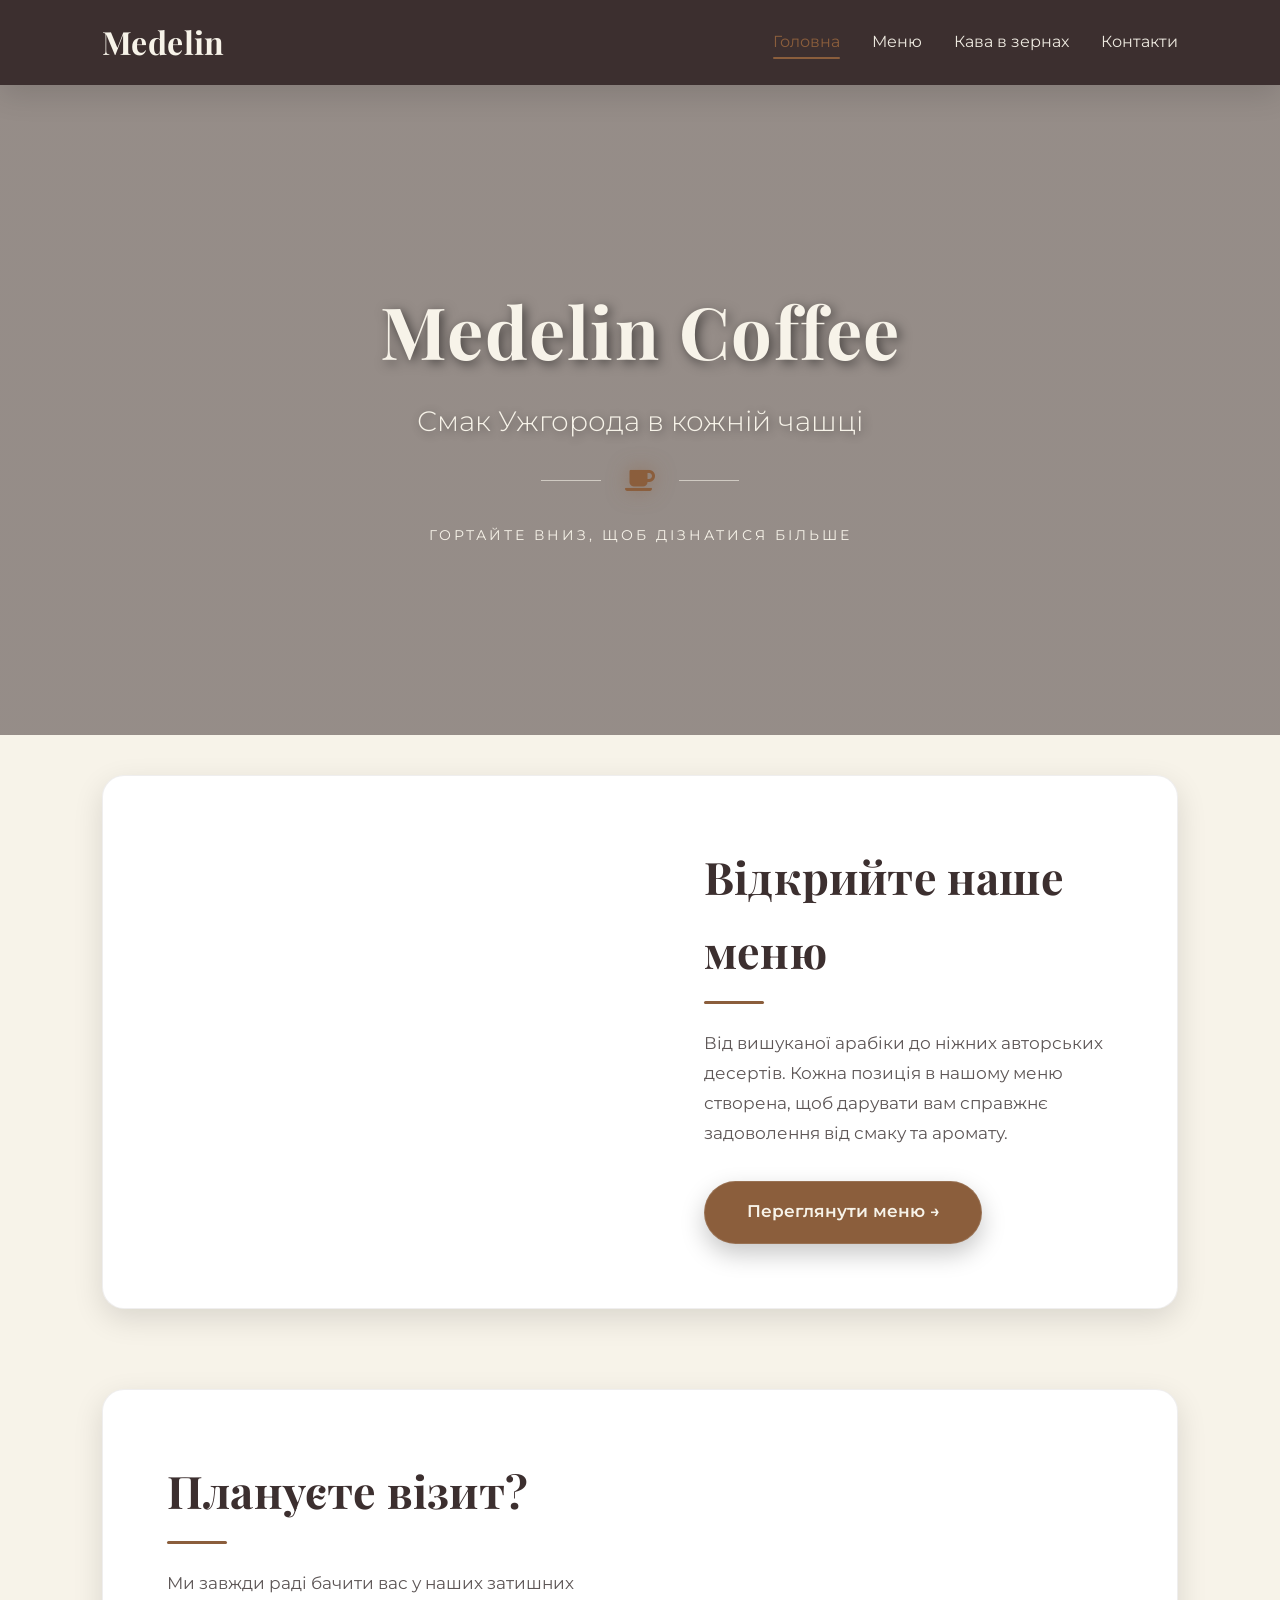
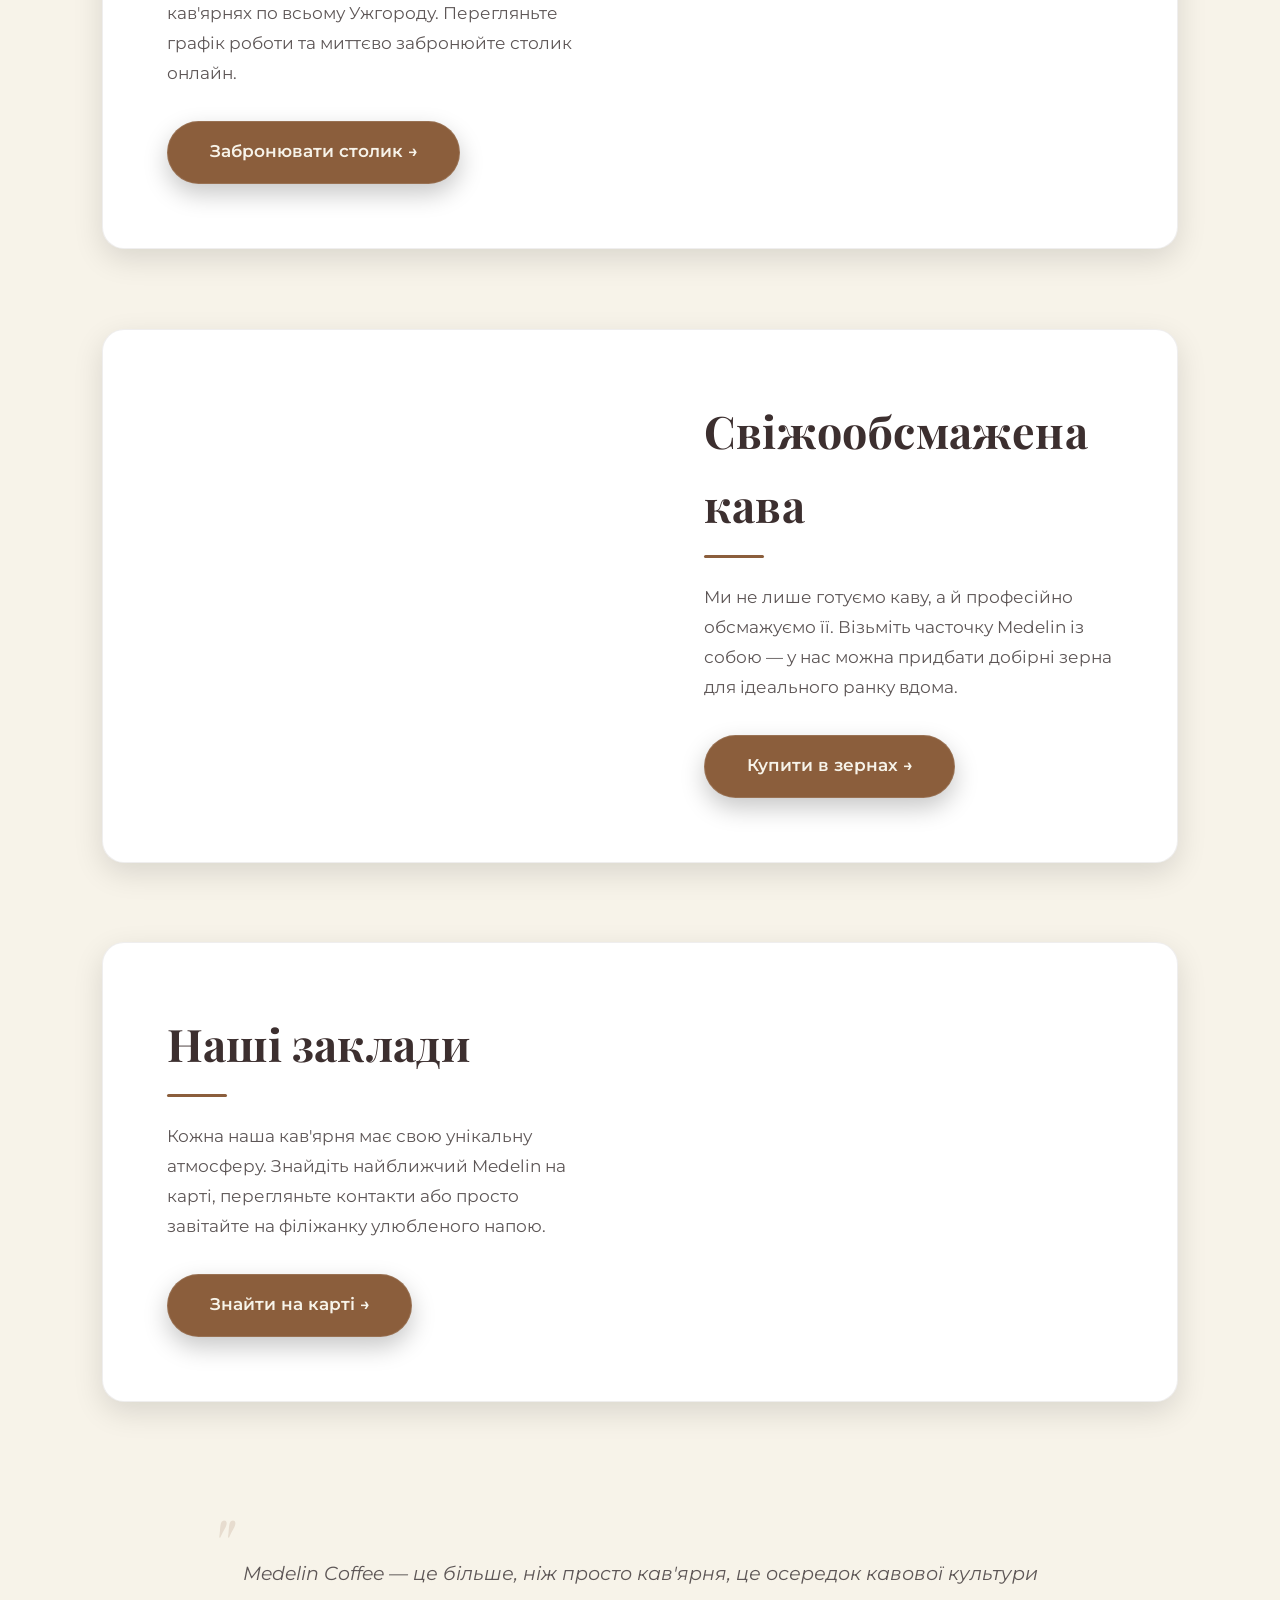
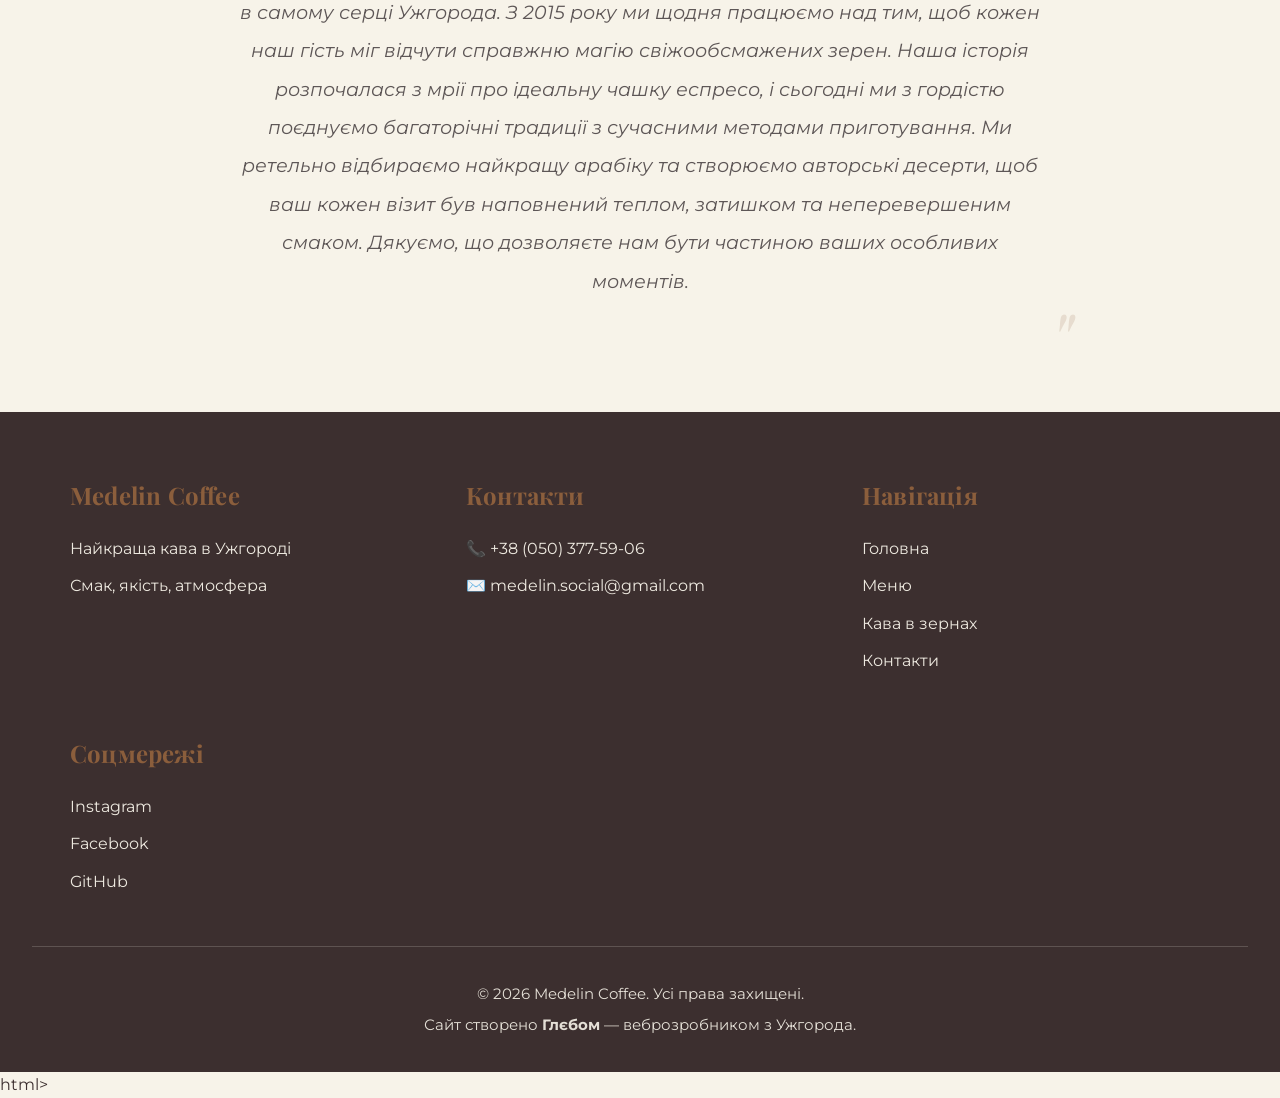
<file: index.html>
<!DOCTYPE html>
<html lang="uk">
<head>
    <meta charset="UTF-8">
    <meta name="viewport" content="width=device-width, initial-scale=1.0">
    <title>Medelin Coffee (Меделін) — Смак Ужгорода</title>
    <meta name="description" content="Medelin Coffee (Меделін) — мережа кав'ярень в Ужгороді. Свіжообсмажена кава, вишукані десерти та затишна атмосфера.">
    <meta name="keywords" content="кава, кав'ярня, Ужгород, Medelin Coffee, свіжообсмажена кава, десерти, арабіка, кафе Ужгород, смачна кава, еспресо, капучино, лате, кава з собою, меделін">
    <meta name="author" content="Gleb">
    <meta name="robots" content="index, follow">
    <meta name="theme-color" content="#ffffff">
    <meta property="og:type" content="website">
    <meta property="og:title" content="Medelin Coffee (Меделін) — Смак Ужгорода">
    <meta property="og:description" content="Medelin Coffee — мережа кав'ярень в Ужгороді. Свіжообсмажена кава, вишукані десерти та затишна атмосфера.">
    <meta property="og:image" content="https://images.unsplash.com/photo-1495474472287-4d71bcdd2085?w=800&q=80">
    <meta property="og:url" content="https://gleb226.github.io/MedelineSite/">
    <meta property="og:site_name" content="Medelin Coffee (Меделін)">
    <meta property="og:locale" content="uk_UA">
    <meta name="twitter:card" content="summary_large_image">
    <meta name="twitter:title" content="Medelin Coffee (Меделін) — Смак Ужгорода">
    <meta name="twitter:description" content="Medelin Coffee — мережа кав'ярень в Ужгороді. Свіжообсмажена кава, вишукані десерти та затишна атмосфера.">
    <meta name="twitter:image" content="https://images.unsplash.com/photo-1495474472287-4d71bcdd2085?w=800&q=80">
    <meta name="geo.region" content="UA-21">
    <meta name="geo.placename" content="Ужгород">
    <meta name="geo.position" content="48.6208;22.2879">
    <meta name="ICBM" content="48.6208, 22.2879">
    <link rel="canonical" href="https://gleb226.github.io/MedelineSite/">
    <link rel="icon" href="https://encrypted-tbn0.gstatic.com/images?q=tbn:ANd9GcQ50BUE2d30GBASKRdrCoBgrFBfvjFTiAKCYA&s" type="image/png">
    <link rel="preconnect" href="https://fonts.googleapis.com">
    <link rel="preconnect" href="https://fonts.gstatic.com" crossorigin>
    <link href="https://fonts.googleapis.com/css2?family=Playfair+Display:wght@400;700&family=Montserrat:wght@300;400;600&display=swap" rel="stylesheet">
    <link rel="stylesheet" href="css/style.css">
    <link rel="stylesheet" href="css/responsive.css">
    <link rel="stylesheet" href="https://cdnjs.cloudflare.com/ajax/libs/font-awesome/6.0.0/css/all.min.css" />
</head>
<body>
<header class="header">
    <div class="header__container">
        <a href="index.html" class="header__logo">Medelin</a>
        <button class="header__burger" id="burger-btn" aria-label="Відкрити меню">
            <span class="header__burger-line"></span>
            <span class="header__burger-line"></span>
            <span class="header__burger-line"></span>
        </button>
        <nav class="nav" id="nav-menu">
            <ul class="nav__list">
                <li class="nav__item"><a href="index.html" class="nav__link nav__link--active">Головна</a></li>
                <li class="nav__item"><a href="pages/menu/menu.html" class="nav__link">Меню</a></li>
                <li class="nav__item"><a href="pages/coffee/beans.html" class="nav__link">Кава в зернах</a></li>
                <li class="nav__item"><a href="pages/contact/contact.html" class="nav__link">Контакти</a></li>
            </ul>
        </nav>
    </div>
</header>

<main class="main">
    <section class="hero">
        <div class="hero__content">
            <h1 class="hero__title">Medelin Coffee</h1>
            <p class="hero__subtitle">Смак Ужгорода в кожній чашці</p>
            <div class="hero__decoration">
                <span class="hero__line"></span>
                <i class="fas fa-coffee hero__icon"></i>
                <span class="hero__line"></span>
            </div>
            <p class="hero__scroll-text">Гортайте вниз, щоб дізнатися більше</p>
        </div>
    </section>

    <section class="promo promo--menu">
        <div class="promo-card">
            <div class="promo-card__image"
                 style="background-image: url('https://images.unsplash.com/photo-1495474472287-4d71bcdd2085?w=800&q=80');"
                 role="img" aria-label="Свіжа кава та десерти"></div>
            <div class="promo-card__content">
                <h2 class="promo-card__title">Відкрийте наше меню</h2>
                <p class="promo-card__text">Від вишуканої арабіки до ніжних авторських десертів. Кожна позиція в нашому
                    меню створена, щоб дарувати вам справжнє задоволення від смаку та аромату.</p>
                <a href="pages/menu/menu.html" class="btn">Переглянути меню →</a>
            </div>
        </div>
    </section>

    <section class="promo promo--contact">
        <div class="promo-card promo-card--stack-image-first">
            <div class="promo-card__content">
                <h2 class="promo-card__title">Плануєте візит?</h2>
                <p class="promo-card__text">Ми завжди раді бачити вас у наших затишних кав'ярнях по всьому Ужгороду. Перегляньте графік роботи та миттєво забронюйте столик онлайн.</p>
                <a href="pages/contact/contact.html" class="btn">Забронювати столик →</a>
            </div>
            <div class="promo-card__image"
                 style="background-image: url('https://images.pexels.com/photos/2199190/pexels-photo-2199190.jpeg?auto=compress&cs=tinysrgb&w=800');"
                 role="img" aria-label="Затишний інтер'єр кав'ярні"></div>
        </div>
    </section>

    <section class="promo promo--coffee">
        <div class="promo-card">
            <div class="promo-card__image"
                 style="background-image: url('https://images.pexels.com/photos/7175961/pexels-photo-7175961.jpeg?auto=compress&cs=tinysrgb&w=800');"
                 role="img" aria-label="Процес обсмаження кави"></div>
            <div class="promo-card__content">
                <h2 class="promo-card__title">Свіжообсмажена кава</h2>
                <p class="promo-card__text">Ми не лише готуємо каву, а й професійно обсмажуємо її. Візьміть часточку
                    Medelin із собою — у нас можна придбати добірні зерна для ідеального ранку вдома.</p>
                <a href="pages/coffee/beans.html" class="btn">Купити в зернах →</a>
            </div>
        </div>
    </section>

    <section class="promo promo--locations">
        <div class="promo-card promo-card--stack-image-first">
            <div class="promo-card__content">
                <h2 class="promo-card__title">Наші заклади</h2>
                <p class="promo-card__text">Кожна наша кав'ярня має свою унікальну атмосферу. Знайдіть найближчий Medelin на карті, перегляньте контакти або просто завітайте на філіжанку улюбленого напою.</p>
                <a href="pages/contact/contact.html" class="btn">Знайти на карті →</a>
            </div>
            <div class="promo-card__image"
                 style="background-image: url('https://images.pexels.com/photos/2942488/pexels-photo-2942488.jpeg?auto=compress&cs=tinysrgb&w=800');"
                 role="img" aria-label="Затишна атмосфера кав'ярні"></div>
        </div>
    </section>

    <section class="about-summary">
        <div class="about-summary__container">
            <p class="about-summary__text">
                Medelin Coffee — це більше, ніж просто кав'ярня, це осередок кавової культури в самому серці Ужгорода. З
                2015 року ми щодня працюємо над тим, щоб кожен наш гість міг відчути справжню магію свіжообсмажених
                зерен. Наша історія розпочалася з мрії про ідеальну чашку еспресо, і сьогодні ми з гордістю поєднуємо
                багаторічні традиції з сучасними методами приготування. Ми ретельно відбираємо найкращу арабіку та
                створюємо авторські десерти, щоб ваш кожен візит був наповнений теплом, затишком та неперевершеним
                смаком. Дякуємо, що дозволяєте нам бути частиною ваших особливих моментів.
            </p>
        </div>
    </section>
</main>

<footer class="footer">
    <div class="footer__content">
        <div class="footer__section">
            <h3 class="footer__title">Medelin Coffee</h3>
            <p class="footer__text">Найкраща кава в Ужгороді</p>
            <p class="footer__text">Смак, якість, атмосфера</p>
        </div>
        <div class="footer__section">
            <h3 class="footer__title">Контакти</h3>
            <p class="footer__text">📞 +38 (050) 377-59-06</p>
            <p class="footer__text">✉️ medelin.social@gmail.com</p>
        </div>
        <div class="footer__section">
            <h3 class="footer__title">Навігація</h3>
            <a href="index.html" class="footer__link">Головна</a>
            <a href="pages/menu/menu.html" class="footer__link">Меню</a>
            <a href="pages/coffee/beans.html" class="footer__link">Кава в зернах</a>
            <a href="pages/contact/contact.html" class="footer__link">Контакти</a>
        </div>
        <div class="footer__section">
            <h3 class="footer__title">Соцмережі</h3>
            <a href="https://www.instagram.com/medelin_com/" target="_blank" rel="noopener noreferrer" class="footer__link">Instagram</a>
            <a href="https://www.facebook.com/medelin.uzh/" target="_blank" rel="noopener noreferrer" class="footer__link">Facebook</a>
            <a href="https://github.com/gleb226/MedelineSite" target="_blank" rel="noopener noreferrer"
               class="footer__link">GitHub</a>
        </div>
    </div>
    <div class="footer__bottom">
        <p class="footer__copyright">© 2026 Medelin Coffee. Усі права захищені.</p>
        <p class="footer__copyright">Сайт створено <strong>Глєбом</strong> — веброзробником з Ужгорода.</p>
    </div>
</footer>

<script src="js/main.js"></script>
</body>
</html>
html>
</file>
<file: css/style.css>
:root {
    --color-cream: #f7f3e9;
    --color-dark-brown: #3c2f2f;
    --color-coffee: #8b5e3c;
    --color-coffee-soft: #a67c52;
    --color-coffee-light: #c69468;
    --color-olive: #5c6447;
    --color-olive-soft: #7a845e;
    --color-olive-light: #8ca06c;
    --color-olive-deep: #3f4732;
    --color-text: var(--color-dark-brown);
    --color-muted: #5d5656;
    --color-white: #ffffff;
    --color-light-gray: #eeeeee;
    --color-gold: #c9a96e;
    --color-overlay-nav: rgba(60, 47, 47, 0.95);
    --color-overlay-burger: rgba(60, 47, 47, 0.85);

    --font-main: "Montserrat", sans-serif;
    --font-accent: "Playfair Display", serif;

    --container-width: 1400px;
    --gutter-x: 2rem;

    --space-xs: 0.5rem;
    --space-sm: 1rem;
    --space-md: 1.5rem;
    --space-lg: 2rem;
    --space-xl: 3rem;
    --space-xxl: 4rem;

    --radius-sm: 12px;
    --radius-md: 18px;
    --radius-lg: 22px;
    --radius-xl: 24px;
    --radius-full: 999px;

    --shadow-sm: 0 6px 18px rgba(0, 0, 0, 0.08);
    --shadow-md: 0 10px 30px rgba(0, 0, 0, 0.12);
    --shadow-lg: 0 20px 60px rgba(0, 0, 0, 0.28);
    --shadow-btn: 0 10px 25px rgba(0, 0, 0, 0.22);
    --shadow-btn-hover: 0 16px 35px rgba(0, 0, 0, 0.26);
    --shadow-cta: 0 15px 35px rgba(0, 0, 0, 0.3);
    --shadow-cta-hover: 0 20px 45px rgba(0, 0, 0, 0.4);

    --ring-focus: 0 0 0 3px rgba(139, 94, 60, 0.25);
    --transition-base: 0.25s ease;
    --transition-slow: 0.4s cubic-bezier(0.175, 0.885, 0.32, 1.275);

    --overlay-dark: rgba(60, 47, 47, 0.52);
    --overlay-deeper: rgba(60, 47, 47, 0.7);
    --overlay-popup: rgba(60, 47, 47, 0.88);
    --border-light: rgba(60, 47, 47, 0.08);
    --border-white: rgba(255, 255, 255, 0.12);
}

@keyframes fadeIn {
    from {
        opacity: 0;
    }
    to {
        opacity: 1;
    }
}

@keyframes slideUp {
    from {
        opacity: 0;
        transform: translateY(40px);
    }
    to {
        opacity: 1;
        transform: translateY(0);
    }
}

@keyframes slideInLeft {
    from {
        opacity: 0;
        transform: translateX(-50px);
    }
    to {
        opacity: 1;
        transform: translateX(0);
    }
}

@keyframes slideInRight {
    from {
        opacity: 0;
        transform: translateX(50px);
    }
    to {
        opacity: 1;
        transform: translateX(0);
    }
}

@keyframes zoomIn {
    from {
        opacity: 0;
        transform: scale(0.92);
    }
    to {
        opacity: 1;
        transform: scale(1);
    }
}

@keyframes float {
    0%, 100% {
        transform: translateY(0);
    }
    50% {
        transform: translateY(-10px);
    }
}

.u-animate-fade-in {
    animation: fadeIn 1s ease forwards;
}

.u-animate-slide-up {
    animation: slideUp 0.8s cubic-bezier(0.165, 0.84, 0.44, 1) forwards;
}

.u-animate-zoom-in {
    animation: zoomIn 0.8s cubic-bezier(0.165, 0.84, 0.44, 1) forwards;
}

.u-animate-float {
    animation: float 4s ease-in-out infinite;
}

.u-reveal {
    opacity: 0;
    transform: translateY(40px);
    transition: all 1s cubic-bezier(0.165, 0.84, 0.44, 1);
    will-change: transform, opacity;
}

.u-reveal--active {
    opacity: 1;
    transform: translateY(0);
}

.u-reveal--zoom {
    transform: scale(0.95) translateY(20px);
}

.u-reveal--zoom.u-reveal--active {
    transform: scale(1) translateY(0);
}

.u-delay-1 {
    transition-delay: 0.1s;
}

.u-delay-2 {
    transition-delay: 0.2s;
}

.u-delay-3 {
    transition-delay: 0.3s;
}

.u-delay-4 {
    transition-delay: 0.4s;
}

.u-delay-5 {
    transition-delay: 0.5s;
}


*, *::before, *::after {
    margin: 0;
    padding: 0;
    box-sizing: border-box;
}

html {
    color-scheme: light;
    scroll-behavior: smooth;
}

@media (prefers-reduced-motion: reduce) {
    html {
        scroll-behavior: auto;
    }

    *, *::before, *::after {
        animation-duration: 0.001ms !important;
        animation-iteration-count: 1 !important;
        transition-duration: 0.001ms !important;
    }
}

body {
    font-family: var(--font-main);
    background-color: var(--color-cream);
    color: var(--color-text);
    line-height: 1.65;
    overflow-x: hidden;
    -webkit-font-smoothing: antialiased;
    -moz-osx-font-smoothing: grayscale;
}

img {
    max-width: 100%;
    display: block;
}

a {
    color: inherit;
    text-decoration: none;
}

button {
    cursor: pointer;
    font-family: inherit;
}

h1, h2, h3, h4 {
    font-family: var(--font-accent);
    letter-spacing: 0.2px;
}

:focus-visible {
    outline: none;
    box-shadow: var(--ring-focus);
    border-radius: var(--radius-sm);
}

.is-scroll-locked {
    overflow: hidden !important;
}

.main {
    min-height: 60vh;
}

.header {
    background-color: var(--color-dark-brown);
    padding: 1rem 0;
    box-shadow: var(--shadow-md);
    position: sticky;
    top: 0;
    z-index: 1000;
}


.menu-subnav {
    position: sticky;
    top: 80px; 
    z-index: 998;
    background: rgba(255, 255, 255, 0.4);
    backdrop-filter: blur(20px) saturate(180%);
    -webkit-backdrop-filter: blur(20px) saturate(180%);
    border-bottom: 1px solid rgba(255, 255, 255, 0.3);
    padding: 0.8rem 0;
    margin-bottom: 2rem;
    box-shadow: 0 4px 15px rgba(0, 0, 0, 0.04);
}

.menu-subnav__list {
    max-width: var(--container-width);
    margin: 0 auto;
    padding: 0 var(--gutter-x);
    display: flex;
    gap: 1.5rem;
    overflow-x: auto;
    scrollbar-width: none;
    justify-content: center; 
    list-style: none;
}

@media (max-width: 992px) {
    .menu-subnav {
        top: 72px;
    }
    .menu-subnav__list {
        justify-content: flex-start;
        padding-bottom: 5px;
    }
}

.header__container {
    max-width: var(--container-width);
    margin: 0 auto;
    padding: 0 var(--gutter-x);
    display: flex;
    justify-content: space-between;
    align-items: center;
    gap: 1.5rem;
}

.header__logo {
    font-family: var(--font-accent);
    font-size: 2rem;
    color: var(--color-cream);
    font-weight: 700;
    transition: color var(--transition-base), transform var(--transition-base);
    letter-spacing: 0.4px;
}

.header__logo:hover {
    color: var(--color-coffee);
    transform: translateY(-1px);
}

.header__burger {
    display: none;
    border: none;
    background: transparent;
    width: 30px;
    height: 20px;
    position: relative;
    padding: 0;
    z-index: 1010;
}

.header__burger-line {
    position: absolute;
    width: 100%;
    height: 2px;
    background-color: var(--color-cream);
    left: 0;
    transition: all 0.3s ease;
}

.header__burger-line:nth-child(1) {
    top: 0;
}

.header__burger-line:nth-child(2) {
    top: 9px;
}

.header__burger-line:nth-child(3) {
    bottom: 0;
}

.header__burger--active .header__burger-line:nth-child(1) {
    transform: rotate(45deg);
    top: 9px;
}

.header__burger--active .header__burger-line:nth-child(2) {
    opacity: 0;
}

.header__burger--active .header__burger-line:nth-child(3) {
    transform: rotate(-45deg);
    top: 9px;
}

.nav__list {
    list-style: none;
    display: flex;
    align-items: center;
    gap: 2rem;
    flex-wrap: wrap;
}

.nav__link {
    color: var(--color-cream);
    font-weight: 400;
    transition: color var(--transition-base);
    position: relative;
    padding: 0.5rem 0;
    opacity: 0.95;
}

.nav__link--active {
    color: var(--color-coffee) !important;
    opacity: 1 !important;
}

.nav__link--active::after {
    width: 100% !important;
}

.nav__link:hover {
    color: var(--color-coffee);
    opacity: 1;
}

.nav__link::after {
    content: "";
    position: absolute;
    bottom: 0;
    left: 0;
    width: 0;
    height: 2px;
    background-color: var(--color-coffee);
    transition: width var(--transition-base);
    border-radius: 2px;
}

.nav__link:hover::after {
    width: 100%;
}

.hero {
    background: linear-gradient(var(--overlay-dark), var(--overlay-dark)), url("https://images.unsplash.com/photo-1501339847302-ac426a4a7cbb?w=1600&q=80") center/cover;
    height: 650px;
    display: flex;
    align-items: center;
    justify-content: center;
    text-align: center;
    color: var(--color-cream);
}

.hero__content {
    max-width: 820px;
    padding: 0 2rem;
}

.hero__title {
    font-size: 4.5rem;
    margin-bottom: 0.5rem;
    text-shadow: 3px 3px 12px rgba(0, 0, 0, 0.55);
    letter-spacing: 1.5px;
    opacity: 0;
}

.hero__subtitle {
    font-size: 1.75rem;
    margin-bottom: 1.5rem;
    font-weight: 300;
    text-shadow: 2px 2px 10px rgba(0, 0, 0, 0.45);
    opacity: 0;
}

.hero__decoration {
    display: flex;
    align-items: center;
    justify-content: center;
    gap: 1.5rem;
    margin-bottom: 2rem;
    opacity: 0;
    transform: translateY(20px);
    transition: all 1s ease 0.4s;
}

.hero__decoration--active {
    opacity: 1;
    transform: translateY(0);
}

.hero__line {
    height: 1px;
    width: 60px;
    background: var(--color-cream);
    opacity: 0.6;
}

.hero__icon {
    font-size: 1.5rem;
    color: var(--color-coffee);
    filter: drop-shadow(0 0 10px rgba(139, 94, 60, 0.5));
}

.hero__scroll-text {
    font-size: 0.9rem;
    text-transform: uppercase;
    letter-spacing: 3px;
    opacity: 0;
    margin-top: 1rem;
    animation: fadeInOut 2s ease-in-out infinite;
}

@keyframes fadeInOut {
    0%, 100% { opacity: 0.3; transform: translateY(0); }
    50% { opacity: 0.8; transform: translateY(5px); }
}

.btn {
    display: inline-flex;
    align-items: center;
    justify-content: center;
    padding: 1.05rem 2.6rem;
    background-color: var(--color-coffee);
    color: var(--color-cream);
    border-radius: var(--radius-full);
    font-weight: 600;
    font-size: 1.05rem;
    transition: transform var(--transition-base), background-color var(--transition-base), box-shadow var(--transition-base);
    box-shadow: var(--shadow-btn);
    border: 1px solid var(--border-white);
}

.btn:hover {
    background-color: var(--color-olive);
    transform: translateY(-3px);
    box-shadow: var(--shadow-btn-hover);
}

.btn--full-width {
    width: 100%;
}

.btn--route {
    margin-top: 1.5rem;
    width: 100%;
    padding: 1.1rem 2rem;
    font-size: 1.05rem;
    font-weight: 700;
    color: var(--color-white);
    background: linear-gradient(135deg, var(--color-coffee), var(--color-coffee-light));
    border: none;
    border-radius: var(--radius-full);
    box-shadow: 0 10px 25px rgba(139, 94, 60, 0.4), inset 0 -2px 5px rgba(0,0,0,0.1);
    text-transform: uppercase;
    letter-spacing: 0.5px;
    display: flex;
    align-items: center;
    justify-content: center;
    gap: 12px;
    transition: all 0.5s cubic-bezier(0.165, 0.84, 0.44, 1);
    position: relative;
    overflow: hidden;
    z-index: 1;
}

.btn--route::before {
    content: "📍";
    font-size: 1.3rem;
    transition: transform 0.5s cubic-bezier(0.165, 0.84, 0.44, 1);
    filter: drop-shadow(0 2px 4px rgba(0, 0, 0, 0.2));
}

.btn--route:hover {
    background: linear-gradient(135deg, var(--color-olive), var(--color-olive-light));
    transform: translateY(-5px);
    box-shadow: 0 15px 30px rgba(92, 100, 71, 0.45);
    color: var(--color-white);
}

.btn--route:hover::before {
    transform: scale(1.25) rotate(-15deg) translateY(-2px);
}

.btn--route:active {
    transform: translateY(-1px);
    box-shadow: 0 5px 15px rgba(92, 100, 71, 0.3);
}

.btn--route::after {
    content: "";
    position: absolute;
    top: 0;
    left: -100%;
    width: 50%;
    height: 100%;
    background: linear-gradient(90deg, transparent, rgba(255, 255, 255, 0.4), transparent);
    transform: skewX(-20deg);
    transition: left 0.7s ease;
    z-index: -1;
}

.btn--route:hover::after {
    left: 120%;
    animation: shine 1.5s ease-out infinite 1s;
}

@keyframes shine {
    0% { left: -50%; }
    100% { left: 120%; }
}

.section-title {
    text-align: center;
    font-size: 3rem;
    margin-bottom: var(--space-xxl);
    color: var(--color-dark-brown);
    position: relative;
}

.section-title--mb-5 {
    margin-bottom: var(--space-xl);
}

.section-title::after {
    content: "";
    display: block;
    width: 104px;
    height: 4px;
    background-color: var(--color-coffee);
    margin: 1.4rem auto 0;
    border-radius: var(--radius-full);
    opacity: 0.95;
}

.promo {
    padding: 2.5rem var(--gutter-x);
    max-width: var(--container-width);
    margin: 0 auto;
}

.promo-card {
    background: var(--color-white);
    border-radius: var(--radius-lg);
    box-shadow: var(--shadow-md);
    border: 1px solid var(--border-light);
    display: grid;
    grid-template-columns: 1fr 1fr;
    overflow: hidden;
    min-height: 450px;
}

.promo-card--reverse .promo-card__image {
    order: 1;
}

.promo-card__image {
    width: 100%;
    height: 100%;
    background-size: cover;
    background-position: center;
}

.promo-card__content {
    padding: var(--space-xxl);
    display: flex;
    flex-direction: column;
    justify-content: center;
    align-items: flex-start;
    text-align: left;
}

.promo-card__title {
    font-size: 2.8rem;
    color: var(--color-dark-brown);
    margin: 0 0 var(--space-md) 0;
}

.promo-card__title::after {
    content: "";
    display: block;
    width: 60px;
    height: 3px;
    background-color: var(--color-coffee);
    margin-top: 0.8rem;
    border-radius: var(--radius-full);
}

.promo-card__text {
    font-size: 1.05rem;
    color: var(--color-muted);
    margin-bottom: var(--space-lg);
    line-height: 1.8;
}

.about-summary {
    padding: 5rem var(--gutter-x);
    background-color: var(--color-cream);
    text-align: center;
}

.about-summary__container {
    max-width: 900px;
    margin: 0 auto;
}

.about-summary__text {
    font-size: 1.2rem;
    line-height: 2;
    color: var(--color-muted);
    font-style: italic;
    position: relative;
    padding: 2rem 0;
    max-width: 800px;
    margin: 0 auto;
}

.about-summary__text::before,
.about-summary__text::after {
    content: '"';
    font-family: var(--font-accent);
    font-size: 5rem;
    color: var(--color-coffee);
    opacity: 0.15;
    position: absolute;
    line-height: 1;
}

.about-summary__text::before {
    top: -1rem;
    left: -2rem;
}

.about-summary__text::after {
    bottom: -3rem;
    right: -2rem;
}

.booking-hero {
    padding: 4rem var(--gutter-x);
    background: linear-gradient(var(--overlay-deeper), var(--overlay-deeper)), url('https://images.unsplash.com/photo-1495474472287-4d71bcdd2085?w=1600&q=80') center/cover;
    text-align: center;
    color: var(--color-cream);
    margin-bottom: 2rem;
}

.booking-hero__card {
    max-width: 800px;
    margin: 0 auto;
    padding: 3rem;
    background: rgba(255, 255, 255, 0.1);
    backdrop-filter: blur(10px);
    border-radius: var(--radius-lg);
    border: 1px solid rgba(255, 255, 255, 0.2);
}

.booking-hero__title {
    font-size: 2.5rem;
    margin-bottom: 1rem;
    color: var(--color-cream);
}

.booking-hero__text {
    font-size: 1.1rem;
    margin-bottom: 2rem;
    opacity: 0.9;
}

.btn--hero {
    font-size: 1.25rem;
    padding: 1.2rem 2.5rem;
    background-color: #5d4037;
    color: #fff;
    border-radius: 50px;
    box-shadow: 0 4px 15px rgba(93, 64, 55, 0.4);
    transition: all 0.3s ease;
    text-transform: uppercase;
    font-weight: 600;
    letter-spacing: 1px;
}

.btn--hero:hover {
    background-color: #4e342e;
    transform: translateY(-3px);
    box-shadow: 0 6px 20px rgba(93, 64, 55, 0.6);
}

.btn--booking {
    font-size: 1.6rem;
    padding: 1.4rem 4rem;
    font-weight: 700;
    box-shadow: var(--shadow-cta);
    text-transform: uppercase;
    letter-spacing: 1px;
    display: inline-flex;
    align-items: center;
    gap: 12px;
    background: linear-gradient(135deg, var(--color-coffee), var(--color-coffee-soft));
    border: none;
    transition: all 0.4s cubic-bezier(0.175, 0.885, 0.32, 1.275);
    animation: pulse 2s ease-in-out 0s 3;
}

.btn--booking::before {
    content: "📞";
    font-size: 1.5rem;
    filter: drop-shadow(0 2px 4px rgba(0, 0, 0, 0.2));
}

.btn--booking:hover {
    background: linear-gradient(135deg, var(--color-olive), var(--color-olive-soft));
    transform: translateY(-5px) scale(1.03);
    box-shadow: var(--shadow-cta-hover);
}

.btn--booking:active {
    transform: translateY(-2px) scale(0.98);
}

@keyframes pulse {
    0% {
        transform: scale(1);
        box-shadow: var(--shadow-cta);
    }
    50% {
        transform: scale(1.05);
        box-shadow: var(--shadow-cta-hover);
    }
    100% {
        transform: scale(1);
        box-shadow: var(--shadow-cta);
    }
}

.menu,
.contact,
.products {
    max-width: var(--container-width);
    margin: 0 auto;
    padding: 5rem var(--gutter-x);
}

.products-grid {
    display: grid;
    grid-template-columns: repeat(auto-fill, minmax(320px, 1fr));
    gap: 2.5rem;
    padding: 2rem 0;
}

.menu__categories {
    display: grid;
    grid-template-columns: repeat(auto-fit, minmax(400px, 1fr));
    gap: 4rem;
    width: 100%;
    margin: 0 auto;
}


.choice-grid {
    display: grid;
    grid-template-columns: repeat(auto-fill, minmax(130px, 1fr));
    gap: 12px;
    margin-top: 15px;
}

.choice-chip {
    background: rgba(139, 94, 60, 0.05); 
    border: 1px solid rgba(139, 94, 60, 0.1);
    border-radius: 14px;
    padding: 12px;
    text-align: center;
    cursor: pointer;
    transition: all 0.3s cubic-bezier(0.175, 0.885, 0.32, 1.275);
    display: flex;
    flex-direction: column;
    align-items: center;
    justify-content: center;
    gap: 6px;
    color: var(--color-dark-brown); 
}

.choice-chip:hover {
    background: rgba(139, 94, 60, 0.1);
    transform: translateY(-3px);
    border-color: var(--color-coffee);
}

.choice-chip.is-active {
    background: var(--color-coffee); 
    color: var(--color-white) !important;
    border-color: var(--color-coffee);
    box-shadow: 0 8px 20px rgba(139, 94, 60, 0.3);
}

.choice-chip.is-active .choice-chip__label,
.choice-chip.is-active .choice-chip__price {
    color: var(--color-white) !important;
}

.choice-chip__icon {
    font-size: 1.5rem;
}

.choice-chip__label {
    font-size: 0.85rem;
    font-weight: 600;
}

.choice-chip__price {
    font-size: 0.75rem;
    opacity: 0.8;
}

.category {
    background: var(--color-white);
    padding: 3rem 2.5rem;
    border-radius: var(--radius-lg);
    box-shadow: var(--shadow-sm);
    border: 1px solid var(--border-light);
    overflow: hidden;
    width: 100%;
    margin-bottom: 3.5rem;
}

.category__title {
    font-size: 2.4rem;
    margin-bottom: 2rem;
    color: var(--color-coffee);
    border-bottom: 4px solid var(--color-olive);
    padding-bottom: 1rem;
}

.product-card {
    background-color: var(--color-white);
    border-radius: var(--radius-lg);
    overflow: hidden;
    box-shadow: var(--shadow-sm);
    transition: transform 0.4s cubic-bezier(0.165, 0.84, 0.44, 1),
    box-shadow 0.4s cubic-bezier(0.165, 0.84, 0.44, 1);
    cursor: pointer;
    border: 1px solid var(--border-light);
}

.product-card:hover {
    transform: translateY(-12px) scale(1.02);
    box-shadow: var(--shadow-lg);
}

.product-card__image {
    width: 100%;
    height: 280px;
    background-size: cover;
    background-repeat: no-repeat;
    background-position: center;
    background-color: #fcfaf5;
}

.product-card__content {
    padding: 2rem;
}

.product-card__title {
    font-size: 1.6rem;
    margin-bottom: 0.7rem;
    color: var(--color-dark-brown);
}

.product-card__price {
    font-size: 1.4rem;
    color: var(--color-coffee);
    font-weight: 700;
}

.menu-item {
    display: flex !important;
    flex-direction: column !important; 
    align-items: stretch !important;
    padding: 0 !important; 
    margin-bottom: 1.5rem;
    background: var(--color-white);
    border-radius: 24px; 
    border: 1px solid var(--border-light);
    transition: all 0.4s cubic-bezier(0.165, 0.84, 0.44, 1);
    cursor: pointer;
    overflow: hidden;
    height: 100%;
    box-shadow: 0 4px 15px rgba(0, 0, 0, 0.03);
}

.menu-item:hover {
    transform: translateY(-8px);
    box-shadow: 0 20px 40px rgba(0, 0, 0, 0.1);
    border-color: var(--color-coffee-light);
}

.menu-item__image {
    width: 100% !important;
    height: 240px !important;
    border-radius: 0;
    background-size: cover;
    background-repeat: no-repeat;
    background-position: center;
    background-color: #fcfaf5;
    flex-shrink: 0;
}
.menu-item__info {
    padding: 1.5rem 1.8rem !important; 
    display: flex !important;
    flex-direction: column !important;
    gap: 1.2rem !important;
    flex: 1;
}

.menu-item__text-group {
    width: 100%;
}

.menu-item__title {
    font-size: 1.4rem !important; 
    font-weight: 800;
    color: var(--color-dark-brown);
    margin: 0;
    line-height: 1.2;
    display: block;
    overflow: visible;
    word-wrap: break-word;
}

.menu-item__price-group {
    margin-top: auto; 
    display: flex !important;
    align-items: center !important;
    justify-content: space-between !important;
    width: 100%;
    padding-top: 1rem;
    border-top: 1px solid rgba(0,0,0,0.05); 
}

.menu-item__price {
    font-size: 1.5rem !important;
    color: var(--color-coffee);
    font-weight: 900;
}

.btn-add-plus {
    width: 48px !important;
    height: 48px !important;
    font-size: 1.5rem !important;
}

.contact__container {
    max-width: 980px;
    margin: 0 auto;
}

.contact__container--mt-large {
    margin-top: 4rem;
}

.contact__social {
    background: transparent;
    border: none;
    padding: 0;
    box-shadow: none;
    height: 100%;
    display: flex;
    flex-direction: column;
}

.contact-card--full-height {
    height: 100%;
    flex: 1;
    justify-content: space-evenly;
    gap: 0;
}

.contact__location-name {
    font-size: 1.8rem;
    margin-bottom: 1.5rem;
    color: var(--color-coffee);
}

.contact-card {
    background: var(--color-white);
    border-radius: var(--radius-lg);
    box-shadow: var(--shadow-md);
    padding: 1.5rem;
    display: flex;
    flex-direction: column;
    gap: 1rem;
}

.contact-card__item {
    border-bottom: 1px solid var(--border-light);
    padding-bottom: 1rem;
}
.contact-card__item:last-child {
    border-bottom: none;
    padding-bottom: 0;
}

.contact-card__link {
    display: flex;
    align-items: center;
    gap: 1.2rem;
    font-size: 1.1rem;
    color: var(--color-dark-brown);
    transition: color var(--transition-base), transform var(--transition-base);
}

.contact-card__link:hover {
    color: var(--color-coffee);
    transform: translateX(4px);
}

.contact-card__icon {
    width: 44px;
    height: 44px;
    border-radius: var(--radius-sm);
    background: var(--color-cream);
    display: flex;
    align-items: center;
    justify-content: center;
    font-size: 1.3rem;
    color: var(--color-coffee);
    flex-shrink: 0;
    transition: transform var(--transition-base), background-color var(--transition-base), box-shadow var(--transition-base);
}

.contact-card__link:hover .contact-card__icon {
    transform: scale(1.1) rotate(5deg);
    background-color: var(--color-white);
    box-shadow: var(--shadow-sm);
}

.contact-card__text {
    font-weight: 500;
}

.contact-card__item--socials {
    display: flex;
    flex-direction: column;
    gap: 0.8rem;
    margin-top: 0.5rem;
}

.contact-card__text--social-title {
    font-size: 1rem;
    color: var(--color-muted);
}

.contact-card__social-links {
    display: flex;
    gap: 1rem;
    flex-wrap: wrap;
}

.contact-card__social-icon {
    width: 48px;
    height: 48px;
    border-radius: 50%;
    background: var(--color-cream);
    display: flex;
    align-items: center;
    justify-content: center;
    font-size: 1.4rem;
    color: var(--color-coffee);
    transition: all var(--transition-slow);
    border: 1px solid var(--border-light);
}

.contact-card__social-icon:hover {
    transform: translateY(-4px) scale(1.1);
    background: var(--color-coffee);
    color: var(--color-white);
    box-shadow: var(--shadow-btn);
    border-color: transparent;
}

.contact-split {
    display: flex;
    flex-direction: column;
    gap: 3rem;
    margin-top: 4rem;
}

.contact-split__social {
    flex: 1;
    display: flex;
    flex-direction: column;
    justify-content: center;
}

.contact-split__map {
    flex: 1;
    min-height: 400px;
    position: relative;
    z-index: 1;
    border-radius: var(--radius-lg);
    overflow: hidden;
    box-shadow: var(--shadow-md);
}

#map {
    width: 100%;
    height: 100%;
    min-height: 400px;
}


.modern-popup .leaflet-popup-content-wrapper {
    padding: 0 !important;
    border-radius: 20px !important;
    overflow: hidden !important;
    background: var(--color-cream) !important;
    box-shadow: 0 10px 25px rgba(0,0,0,0.2) !important;
}

.modern-popup .leaflet-popup-content {
    margin: 0 !important;
    width: 260px !important;
}

.modern-popup .leaflet-popup-tip {
    background: var(--color-cream) !important;
}

.map-popup {
    display: flex;
    flex-direction: column;
}

.map-popup__header {
    height: 120px;
    background-size: cover;
    background-position: center;
    width: 100%;
}

.map-popup__body {
    padding: 1.2rem;
}

.map-popup__title {
    font-size: 1.2rem !important;
    margin-bottom: 0.5rem !important;
    color: var(--color-dark-brown) !important;
    font-weight: 700 !important;
    font-family: var(--font-accent) !important;
}

.map-popup__address {
    font-size: 0.9rem !important;
    margin-bottom: 1.2rem !important;
    color: var(--color-muted) !important;
    line-height: 1.4 !important;
    display: flex;
    align-items: flex-start;
    gap: 6px;
}

.map-popup__address span {
    color: var(--color-coffee);
}

.map-popup__footer {
    border-top: 1px solid rgba(0,0,0,0.05);
    padding-top: 1rem;
    text-align: center;
}

.btn-map-route {
    display: block;
    background-color: var(--color-coffee);
    color: var(--color-white) !important;
    padding: 0.6rem 1rem;
    border-radius: 50px;
    font-size: 0.85rem;
    font-weight: 600;
    text-transform: uppercase;
    letter-spacing: 0.5px;
    transition: all 0.3s ease;
    box-shadow: 0 4px 10px rgba(139, 94, 60, 0.2);
    text-align: center;
}

.btn-map-route:hover {
    background-color: var(--color-olive);
    transform: translateY(-2px);
    box-shadow: 0 6px 15px rgba(139, 94, 60, 0.3);
    color: var(--color-white) !important;
}

.custom-map-marker {
    background: transparent;
    border: none;
}

.custom-map-marker__pin {
    width: 40px;
    height: 40px;
    border-radius: 50% 50% 50% 0;
    background: linear-gradient(135deg, var(--color-coffee), var(--color-dark-brown));
    position: absolute;
    transform: rotate(-45deg);
    left: 50%;
    top: 50%;
    margin: -20px 0 0 -20px;
    box-shadow: inset 0 0 0 2px var(--color-white), 0 5px 15px rgba(0,0,0,0.3);
    display: flex;
    align-items: center;
    justify-content: center;
    transition: transform 0.3s cubic-bezier(0.175, 0.885, 0.32, 1.275), background 0.3s ease;
}

.custom-map-marker__dot {
    transform: rotate(45deg);
    font-size: 1.2rem;
    color: var(--color-white);
    line-height: 1;
    text-shadow: 0 2px 4px rgba(0,0,0,0.2);
}

.custom-map-marker:hover .custom-map-marker__pin {
    transform: rotate(-45deg) scale(1.15) translateY(-5px);
    background: linear-gradient(135deg, var(--color-olive), var(--color-olive-deep));
    box-shadow: inset 0 0 0 2px var(--color-white), 0 8px 20px rgba(0,0,0,0.4);
}

@media (min-width: 992px) {
    .contact-split {
        flex-direction: row;
        align-items: stretch;
        gap: 4rem;
    }

    .contact-split__social {
        order: 1;
    }

    .contact-split__map {
        order: 2;
        min-height: 500px;
    }
}

.footer {
    background-color: var(--color-dark-brown);
    color: var(--color-cream);
    padding: 4rem 2rem 2rem;
}

.footer__content {
    max-width: var(--container-width);
    margin: 0 auto;
    display: grid;
    grid-template-columns: repeat(auto-fit, minmax(250px, 1fr));
    gap: 3rem;
    margin-bottom: 2.5rem;
}

.footer__title {
    font-size: 1.5rem;
    margin-bottom: 1.25rem;
    color: var(--color-coffee);
}

.footer__text, .footer__link {
    color: var(--color-cream);
    margin-bottom: 0.7rem;
    display: block;
    font-size: 1rem;
    opacity: 0.95;
    transition: color var(--transition-base);
}

.footer__link:hover {
    color: var(--color-coffee);
    opacity: 1;
}

.footer__bottom {
    text-align: center;
    border-top: 1px solid rgba(247, 243, 233, 0.18);
    padding-top: 2rem;
}

.footer__copyright {
    font-size: 0.95rem;
    line-height: 2;
    opacity: 0.9;
}

.popup {
    position: fixed;
    inset: 0;
    z-index: 9999;
    display: flex;
    align-items: center;
    justify-content: center;
    opacity: 0;
    visibility: hidden;
    pointer-events: none;
    transition: 0.35s ease;
    padding: 1.25rem;
}

.popup--active {
    opacity: 1;
    visibility: visible;
    pointer-events: auto;
}

.popup__overlay {
    position: absolute;
    inset: 0;
    background: var(--overlay-popup);
    backdrop-filter: blur(6px);
}

.popup__content {
    position: relative;
    width: min(92vw, 600px);
    max-height: 90vh;
    overflow-y: auto;
    overflow-x: hidden;
    border-radius: 24px;
    background: var(--color-cream);
    box-shadow: var(--shadow-lg);
    transition: transform 0.4s cubic-bezier(0.175, 0.885, 0.32, 1.275), opacity 0.3s ease;
    transform: scale(0.9);
    opacity: 0;
}

.popup--active .popup__content {
    transform: scale(1);
    opacity: 1;
}

.popup__close {
    position: absolute;
    top: 16px;
    right: 16px;
    width: 40px;
    height: 40px;
    border: 0;
    border-radius: 50%;
    background: var(--color-dark-brown);
    color: var(--color-white);
    cursor: pointer;
    display: flex;
    align-items: center;
    justify-content: center;
    z-index: 2;
}

.popup__image {
    width: 100%;
    height: 380px;
    object-fit: cover;
    background-color: #fcfaf5;
    border-radius: 24px 24px 0 0;
}

.popup__title {
    font-size: 1.8rem;
    margin: 1rem 1.5rem 0.5rem;
    color: var(--color-dark-brown);
}

.popup__price {
    font-size: 1.6rem;
    margin: 0 2rem 1rem;
    color: var(--color-coffee);
    font-weight: 700;
}

.popup__description {
    margin: 0 2rem 1.5rem;
    line-height: 1.7;
    color: var(--color-muted);
}

.popup__info {
    background: transparent;
    border-radius: 0;
    padding: 0;
    margin: 0;
    border: none;
    text-align: left; 
}

.popup__info-text {
    margin-bottom: 0.6rem;
    display: block;
}

.popup__info-text:last-child {
    margin-bottom: 0;
}

.popup__details {
    background: rgba(247, 243, 233, 0.6);
    border-radius: 16px;
    padding: 1.5rem;
    margin: 0 2rem 2rem;
    border-left: 5px solid var(--color-coffee);
}

.popup__details-text {
    margin-bottom: 0.75rem;
    font-size: 0.95rem;
    color: var(--color-dark-brown);
    display: block;
}

.popup__details-text:last-child {
    margin-bottom: 0;
}

.popup__details-label,
.popup__details strong,
.popup__info-text strong {
    color: var(--color-coffee);
    margin-right: 0.5rem;
}


.btn-add-plus {
    position: relative; 
    border: none;
    background: var(--color-coffee);
    color: #fff;
    width: 44px;
    height: 44px;
    border-radius: 50%;
    font-size: 1.4rem;
    display: flex;
    align-items: center;
    justify-content: center;
    cursor: pointer;
    transition: all 0.3s cubic-bezier(0.175, 0.885, 0.32, 1.275);
    box-shadow: 0 4px 10px rgba(139, 94, 60, 0.3);
    flex-shrink: 0;
    z-index: 2;
}

.btn-add-plus:hover {
    background-color: var(--color-dark-brown);
    transform: scale(1.1);
}



.menu-subnav__link {
    display: block;
    width: 100%;
    padding: 0.7rem 1.4rem;
    font-family: var(--font-main);
    font-size: 0.88rem;
    font-weight: 700;
    letter-spacing: 0.02em;
    color: var(--color-dark-brown);
    text-decoration: none;
    white-space: nowrap;
    border-radius: 50px;
    border: 1px solid transparent;
    transition: all 0.4s cubic-bezier(0.175, 0.885, 0.32, 1.275);
    opacity: 0.75;
}

.menu-subnav__link:hover {
    color: var(--color-coffee);
    background: rgba(139, 94, 60, 0.08);
    opacity: 1;
    transform: translateY(-2px);
}

.menu-subnav__link--active {
    color: var(--color-white);
    background: var(--color-coffee);
    border-color: rgba(139, 94, 60, 0.2);
    box-shadow: 0 6px 15px rgba(139, 94, 60, 0.3);
    opacity: 1;
    transform: translateY(-2px) scale(1.05);
}

.menu-list {
    list-style: none;
    padding: 0;
    margin: 0;
}

.menu-list__item {
    display: flex;
    justify-content: space-between;
    align-items: center;
    padding: 0.75rem 1rem;
    border-bottom: 1px solid rgba(0, 0, 0, 0.05);
    font-family: var(--font-main);
    font-size: 0.95rem;
    gap: 1.5rem;
}

.menu-list__name {
    color: var(--color-text);
    flex: 1;
    overflow: hidden;
    text-overflow: ellipsis;
    white-space: nowrap;
    font-weight: 500;
}

.menu-list__price {
    color: var(--color-coffee);
    font-weight: 600;
    white-space: nowrap;
    margin-left: 1rem;
}


.custom-map-marker {
    background: transparent;
    border: none;
}

.custom-map-marker__pin {
    width: 40px;
    height: 40px;
    border-radius: 50% 50% 50% 0;
    background: linear-gradient(135deg, var(--color-coffee), var(--color-dark-brown));
    position: absolute;
    transform: rotate(-45deg);
    left: 50%;
    top: 50%;
    margin: -20px 0 0 -20px;
    box-shadow: inset 0 0 0 2px var(--color-white), 0 5px 15px rgba(0,0,0,0.3);
    display: flex;
    align-items: center;
    justify-content: center;
    transition: transform 0.3s cubic-bezier(0.175, 0.885, 0.32, 1.275), background 0.3s ease;
}

.custom-map-marker__dot {
    transform: rotate(45deg);
    font-size: 1.2rem;
    color: var(--color-white);
    line-height: 1;
    text-shadow: 0 2px 4px rgba(0,0,0,0.2);
}

.custom-map-marker:hover .custom-map-marker__pin {
    transform: rotate(-45deg) scale(1.15) translateY(-5px);
    background: linear-gradient(135deg, var(--color-olive), var(--color-olive-deep));
    box-shadow: inset 0 0 0 2px var(--color-white), 0 8px 20px rgba(0,0,0,0.4);
}

.map-popup {
    padding: 0.5rem;
    min-width: 180px;
}

.map-popup__title {
    font-size: 1.1rem !important;
    margin-bottom: 0.4rem !important;
    color: var(--color-dark-brown) !important;
    font-weight: 700 !important;
}

.btn-map-route {
    display: block;
    background-color: var(--color-coffee);
    color: var(--color-white) !important;
    padding: 0.5rem 1rem;
    border-radius: 50px;
    font-size: 0.8rem;
    font-weight: 600;
    text-align: center;
    margin-top: 0.5rem;
    text-transform: uppercase;
}


.popup__weights {
    display: flex;
    justify-content: space-between;
    gap: 10px;
    margin-top: 20px;
    padding-top: 20px;
    border-top: 1px solid #d7ccc8;
}

.weight-box {
    flex: 1;
    display: flex;
    flex-direction: column;
    align-items: center;
    padding: 10px;
    background: #f5f5f5;
    border-radius: 8px;
    border: 1px solid #d7ccc8;
}

.weight-box__label {
    font-size: 0.8rem;
    color: #8d6e63;
    margin-bottom: 5px;
    font-weight: 600;
}

.weight-box__price {
    font-size: 1.1rem;
    color: #5d4037;
    font-weight: 700;
}



.weight-label:has(input:checked) {
    background: var(--color-coffee) !important;
    color: var(--color-white) !important;
}
.weight-label:has(input:checked) div {
    color: var(--color-white) !important;
}


.cart-fab {
    position: fixed;
    bottom: 30px;
    right: 30px;
    width: 60px;
    height: 60px;
    border-radius: 50%;
    background-color: var(--color-coffee);
    color: var(--color-white);
    display: flex;
    justify-content: center;
    align-items: center;
    font-size: 24px;
    box-shadow: 0 4px 15px rgba(0,0,0,0.3);
    cursor: pointer;
    z-index: 998;
    transition: transform 0.3s, background-color 0.3s;
}
.cart-fab:hover {
    transform: scale(1.1);
    background-color: var(--color-dark-brown);
}
.cart-badge {
    position: absolute;
    top: -5px;
    right: -5px;
    background-color: #d32f2f;
    color: white;
    font-size: 12px;
    font-weight: bold;
    width: 22px;
    height: 22px;
    border-radius: 50%;
    display: flex;
    justify-content: center;
    align-items: center;
    border: 2px solid #fff;
    opacity: 0;
    transition: 0.3s;
}
.cart-badge.active {
    opacity: 1;
}

.medelin-modal-overlay {
    position: fixed;
    top: 0; left: 0;
    width: 100%; height: 100%;
    background: rgba(60, 47, 47, 0.4);
    backdrop-filter: blur(8px);
    z-index: 9999;
    display: flex;
    align-items: center;
    justify-content: center;
    opacity: 0;
    visibility: hidden;
    transition: all 0.4s cubic-bezier(0.4, 0, 0.2, 1);
}

.medelin-modal-overlay--active {
    opacity: 1;
    visibility: visible;
}

.medelin-modal-content {
    background: rgba(255, 255, 255, 0.95);
    width: 90%;
    max-width: 440px;
    padding: 40px;
    border-radius: 32px;
    box-shadow: 0 30px 60px rgba(0,0,0,0.15), 0 0 0 1px rgba(93, 64, 55, 0.05);
    text-align: center;
    transform: scale(0.85);
    transition: all 0.5s cubic-bezier(0.175, 0.885, 0.32, 1.275);
    position: relative;
    overflow: hidden;
}

.medelin-modal-overlay--active .medelin-modal-content {
    transform: scale(1);
}

.medelin-modal-icon {
    font-size: 3.5rem;
    color: #5d4037;
    margin-bottom: 24px;
    display: inline-block;
    background: rgba(93, 64, 55, 0.05);
    width: 100px;
    height: 100px;
    line-height: 100px;
    border-radius: 50%;
}

.medelin-modal-title {
    font-family: var(--font-accent);
    font-size: 1.8rem;
    color: #3c2f2f;
    margin-bottom: 16px;
}

.medelin-modal-text {
    font-size: 1.1rem;
    color: #5d5656;
    margin-bottom: 32px;
    line-height: 1.6;
}

.medelin-modal-actions {
    display: flex;
    flex-direction: column;
    gap: 12px;
}

.medelin-modal-reply-area {
    margin-bottom: 20px;
    display: none;
    animation: fadeIn 0.3s ease;
}

.medelin-modal-reply-input {
    width: 100%;
    padding: 15px 20px;
    border-radius: 16px;
    border: 2px solid rgba(93, 64, 55, 0.1);
    background: #fff;
    font-family: inherit;
    font-size: 1rem;
    outline: none;
    transition: border-color 0.3s;
    resize: none;
}

.medelin-modal-reply-input:focus {
    border-color: #5d4037;
}

.medelin-modal-btn {
    padding: 16px 32px;
    border-radius: 50px;
    font-weight: 700;
    text-transform: uppercase;
    letter-spacing: 1px;
    transition: all 0.3s cubic-bezier(0.175, 0.885, 0.32, 1.275);
    border: none;
}

.medelin-modal-btn--primary {
    background: #5d4037;
    color: #fff;
    box-shadow: 0 10px 20px rgba(93, 64, 55, 0.2);
}

.medelin-modal-btn--primary:hover {
    transform: translateY(-3px);
    box-shadow: 0 15px 30px rgba(93, 64, 55, 0.3);
    background: #3c2f2f;
}

.medelin-modal-btn--outline {
    background: transparent;
    color: #5d4037;
    border: 2px solid rgba(93, 64, 55, 0.2);
}

.medelin-modal-btn--outline:hover {
    background: rgba(93, 64, 55, 0.05);
    border-color: #5d4037;
}


.popup__info-list {
    background: rgba(139, 94, 60, 0.03);
    border-radius: var(--radius-md);
    padding: 1.2rem;
    border: 1px solid rgba(139, 94, 60, 0.08);
}

.popup__info-list div strong {
    color: var(--color-coffee);
    letter-spacing: 0.5px;
}

.scales-block {
    border: 1px solid rgba(139, 94, 60, 0.1);
}


#cart-modal-container, #booking-modal-container {
    position: fixed;
    inset: 0;
    z-index: 10000;
    display: flex;
    align-items: center;
    justify-content: center;
}

.cart-modal__overlay, .booking-modal__overlay {
    position: absolute;
    inset: 0;
    background: rgba(60, 47, 47, 0.85);
    backdrop-filter: blur(8px);
}

.cart-modal__content, .booking-modal__content {
    position: relative;
    width: min(90vw, 500px);
    max-height: 85vh;
    background: var(--color-cream);
    padding: 2.5rem;
    border-radius: 30px;
    box-shadow: var(--shadow-lg);
    overflow-y: auto;
    z-index: 2;
}

.cart-modal__close, .booking-modal__close {
    position: absolute;
    top: 20px;
    right: 20px;
    background: none;
    border: none;
    font-size: 1.5rem;
    color: var(--color-dark-brown);
    cursor: pointer;
}

.cart-modal__list {
    list-style: none;
    margin: 2rem 0;
}

.cart-modal__list li {
    display: flex;
    justify-content: space-between;
    align-items: center;
    padding: 1rem 0;
    border-bottom: 1px solid rgba(0,0,0,0.05);
}

.cart-modal__total {
    display: flex;
    justify-content: space-between;
    font-weight: 700;
    font-size: 1.2rem;
    margin-bottom: 2rem;
    padding-top: 1rem;
    border-top: 2px solid var(--color-coffee);
}

.checkout-form, .booking-form {
    display: flex;
    flex-direction: column;
    gap: 1rem;
    margin: 2rem 0;
}

.checkout-form input, .checkout-form select, .booking-form input, .booking-form select, .booking-form textarea {
    padding: 1rem;
    border-radius: 12px;
    border: 1px solid rgba(0,0,0,0.1);
    background: #fff;
    font-family: inherit;
}

.cart-item-end {
    display: flex;
    align-items: center;
    gap: 1rem;
}

.cart-item-end button {
    background: none;
    border: none;
    color: #d32f2f;
    cursor: pointer;
}
</file>
<file: css/responsive.css>
@media (max-width: 1400px) {
    :root {
        --container-width: 1140px;
    }
}

@media (max-width: 1200px) {
    :root {
        --container-width: 960px;
    }

    .hero__title {
        font-size: 3.5rem;
    }

    .menu__categories {
        gap: 2rem;
    }

    .promo-card__content {
        padding: 2.5rem;
    }
}

@media (max-width: 992px) {
    :root {
        --container-width: 720px;
        --gutter-x: 1.5rem;
    }

    .header {
        position: absolute;
        background-color: transparent;
        box-shadow: none;
        padding: 1.5rem 0;
        width: 100%;
        pointer-events: none;
    }

    .header__logo {
        display: none;
        pointer-events: auto;
    }

    .header__burger {
        position: fixed;
        top: 20px;
        right: 20px;
        z-index: 1010;
        display: flex;
        align-items: center;
        justify-content: center;
        width: 52px;
        height: 52px;
        background-color: var(--color-dark-brown);
        border-radius: 50%;
        box-shadow: 0 4px 20px rgba(0, 0, 0, 0.4);
        border: 2px solid rgba(247, 243, 233, 0.2);
        pointer-events: auto;
        transition: all 0.4s cubic-bezier(0.175, 0.885, 0.32, 1.275);
    }

    .header__burger--active {
        background-color: var(--color-coffee);
        border-color: var(--color-cream);
        transform: rotate(180deg);
    }

    .header__burger-line {
        width: 24px;
        left: 12px;
        height: 2px;
        border-radius: 2px;
    }

    .header__burger-line:nth-child(1) {
        top: 18px;
    }

    .header__burger-line:nth-child(2) {
        top: 25px;
    }

    .header__burger-line:nth-child(3) {
        top: 32px;
    }

    .header__burger--active .header__burger-line:nth-child(1) {
        top: 25px;
        transform: rotate(45deg);
    }

    .header__burger--active .header__burger-line:nth-child(2) {
        opacity: 0;
    }

    .header__burger--active .header__burger-line:nth-child(3) {
        top: 25px;
        transform: rotate(-45deg);
    }

    .nav {
        position: fixed;
        top: 0;
        left: 0;
        width: 100%;
        height: 100vh;
        background-color: var(--color-overlay-nav);
        backdrop-filter: blur(15px);
        -webkit-backdrop-filter: blur(15px);
        display: flex;
        flex-direction: column;
        align-items: center;
        justify-content: center;
        padding-top: 40px;
        overflow-y: auto;
        transform: translateX(100%);
        transition: transform 0.5s cubic-bezier(0.77, 0, 0.175, 1);
        z-index: 999;
        pointer-events: auto;
    }

    .nav::before {
        content: "Medelin";
        font-family: "Playfair Display", serif;
        font-size: 2.5rem;
        font-weight: 700;
        color: var(--color-coffee);
        margin-bottom: 2rem;
        opacity: 0;
        transform: translateY(-20px);
        transition: all 0.5s ease 0.2s;
    }

    .nav--active {
        transform: translateX(0);
    }

    .nav--active::before {
        opacity: 1;
        transform: translateY(0);
    }

    .nav__list {
        flex-direction: column;
        gap: 2rem;
        text-align: center;
        opacity: 0;
        transform: scale(0.9);
        transition: all 0.5s cubic-bezier(0.34, 1.56, 0.64, 1) 0.3s;
    }

    .nav--active .nav__list {
        opacity: 1;
        transform: scale(1);
    }

    .nav__item {
        opacity: 0;
        transform: translateY(20px);
        transition: all 0.5s cubic-bezier(0.175, 0.885, 0.32, 1.275);
    }

    .nav--active .nav__item {
        opacity: 1;
        transform: translateY(0);
    }

    .nav--active .nav__item:nth-child(1) {
        transition-delay: 0.4s;
    }

    .nav--active .nav__item:nth-child(2) {
        transition-delay: 0.5s;
    }

    .nav--active .nav__item:nth-child(3) {
        transition-delay: 0.6s;
    }

    .nav--active .nav__item:nth-child(4) {
        transition-delay: 0.7s;
    }

    .nav--active .nav__item:nth-child(5) {
        transition-delay: 0.8s;
    }

    .nav__link {
        font-size: 1.8rem;
        font-family: "Playfair Display", serif;
        font-weight: 700;
        color: var(--color-cream);
        display: inline-block;
        padding: 0.5rem 1rem;
    }

    .hero {
        min-height: 500px;
        height: auto;
        padding: 100px 0 60px;
    }

    .hero__title {
        font-size: 3rem;
        line-height: 1.1;
    }

    .section-title {
        font-size: 2.5rem;
        margin-bottom: 3rem;
    }

    .promo-card {
        grid-template-columns: 1fr;
        min-height: auto;
    }

    .promo-card__image {
        height: 350px;
    }

    .promo-card__content {
        padding: 3rem 1.5rem;
        align-items: center;
        text-align: center;
    }

    .promo-card__title::after {
        margin: 0.8rem auto 0;
    }

    .promo-card--stack-image-first .promo-card__image {
        order: -1;
    }

    .products-grid {
        grid-template-columns: 1fr 1fr;
        gap: 1.5rem;
    }

    .footer__content {
        grid-template-columns: 1fr 1fr;
        gap: 2.5rem;
    }
}

@media (max-width: 768px) {
    :root {
        --container-width: 100%;
        --gutter-x: 1.5rem;
    }

    .hero__title {
        font-size: 2.8rem;
    }

    .hero__subtitle {
        font-size: 1.3rem;
        max-width: 280px;
        margin-left: auto;
        margin-right: auto;
    }

    .about-summary {
        padding: 4rem 1.5rem;
    }

    .about-summary__text {
        font-size: 1.1rem;
        line-height: 1.8;
    }

    .about-summary__text::before {
        top: -2.5rem;
        left: 0;
    }

    .about-summary__text::after {
        bottom: -4.5rem;
        right: 0;
    }

    .menu-item {
        padding: 0.8rem;
        gap: 1rem;
    }

    .menu-item__image {
        width: 100% !important;
        height: 180px !important;
        border-radius: 20px 20px 0 0;
        background-size: contain;
        background-repeat: no-repeat;
        background-color: #fcfaf5;
    }

    .menu-item__title {
        font-size: 1.1rem;
    }

    .menu-item__price {
        font-size: 1.1rem;
    }

    .category {
        padding: 2.5rem 1.25rem;
    }

    .category__title {
        font-size: 2.1rem;
    }

    .contact-card__link {
        justify-content: flex-start;
    }

    .popup__content {
        width: min(90vw, 500px);
        margin: 0 auto;
        height: auto;
        max-height: 85vh;
        border-radius: 20px;
        box-shadow: 0 15px 50px rgba(0, 0, 0, 0.35);
    }

    .popup__image {
        height: 200px;
        border-radius: 20px 20px 0 0;
    }

    .popup__title {
        font-size: 1.6rem;
        margin: 1.25rem 1.25rem 0.4rem;
    }

    .popup__price {
        font-size: 1.4rem;
        margin-left: 1.25rem;
        margin-bottom: 0.75rem;
    }

    .popup__description, .popup__details, .popup__info {
        margin-left: 1.25rem;
        margin-right: 1.25rem;
        font-size: 0.95rem;
    }

    .popup__details {
        padding: 1rem;
        margin-bottom: 1.5rem;
        border-left-width: 4px;
    }

    .popup__close {
        width: 40px;
        height: 40px;
        top: 10px;
        right: 10px;
    }

    .menu-subnav {
        position: sticky;
        top: 0;
        z-index: 900;
        background: rgba(247, 243, 233, 0.7);
        backdrop-filter: blur(15px) saturate(160%);
        -webkit-backdrop-filter: blur(15px) saturate(160%);
        border-bottom: 1px solid rgba(139, 94, 60, 0.1);
    }

    .menu-subnav__link {
        font-size: 0.85rem;
        padding: 0.6rem 1.2rem;
    }
}

@media (max-width: 576px) {
    :root {
        --gutter-x: 1.2rem;
    }

    .popup {
        align-items: flex-end;
        padding: 0;
    }

    .popup__content {
        width: 100%;
        max-height: 92vh;
        border-radius: 24px 24px 0 0;
        margin: 0;
    }

    .popup__image {
        height: 180px;
        border-radius: 24px 24px 0 0;
    }

    .popup__title {
        font-size: 1.5rem;
        margin: 1.25rem 1rem 0.3rem;
    }

    .popup__price {
        font-size: 1.35rem;
        margin-left: 1rem;
        margin-bottom: 0.6rem;
    }

    .popup__description, .popup__details, .popup__info {
        margin-left: 1rem;
        margin-right: 1rem;
        line-height: 1.5;
    }

    .popup__details {
        padding: 0.8rem 1rem;
        margin-bottom: 2rem;
    }

    .popup__close {
        top: 12px;
        right: 12px;
        background: var(--color-overlay-burger);
    }

    .hero__title {
        font-size: 2.4rem;
    }

    .hero__subtitle {
        font-size: 1.1rem;
    }

    .section-title {
        font-size: 2.2rem;
    }

    .btn {
        width: 100%;
        padding: 1.1rem;
    }

    .products-grid {
        grid-template-columns: 1fr;
    }

    .promo-card__image {
        height: 280px;
    }

    .promo-card__title {
        font-size: 2rem;
    }

    .footer__content {
        grid-template-columns: 1fr;
        text-align: center;
    }

    .footer__section {
        margin-bottom: 1rem;
    }

    .booking-hero__card {
        padding: 2rem 1rem;
    }

    .booking-hero__title {
        font-size: 1.8rem;
    }

    .booking-hero .btn {
        padding: 1.2rem 2rem;
        font-size: 1.2rem;
    }

    .popup__image {
        height: 200px;
    }
}

@media (max-width: 375px) {
    .hero__title {
        font-size: 2.1rem;
    }

    .category__title {
        font-size: 1.8rem;
    }

    .menu-subnav__link {
        padding: 0.6rem 1rem;
        font-size: 0.8rem;
    }
}
</file>
